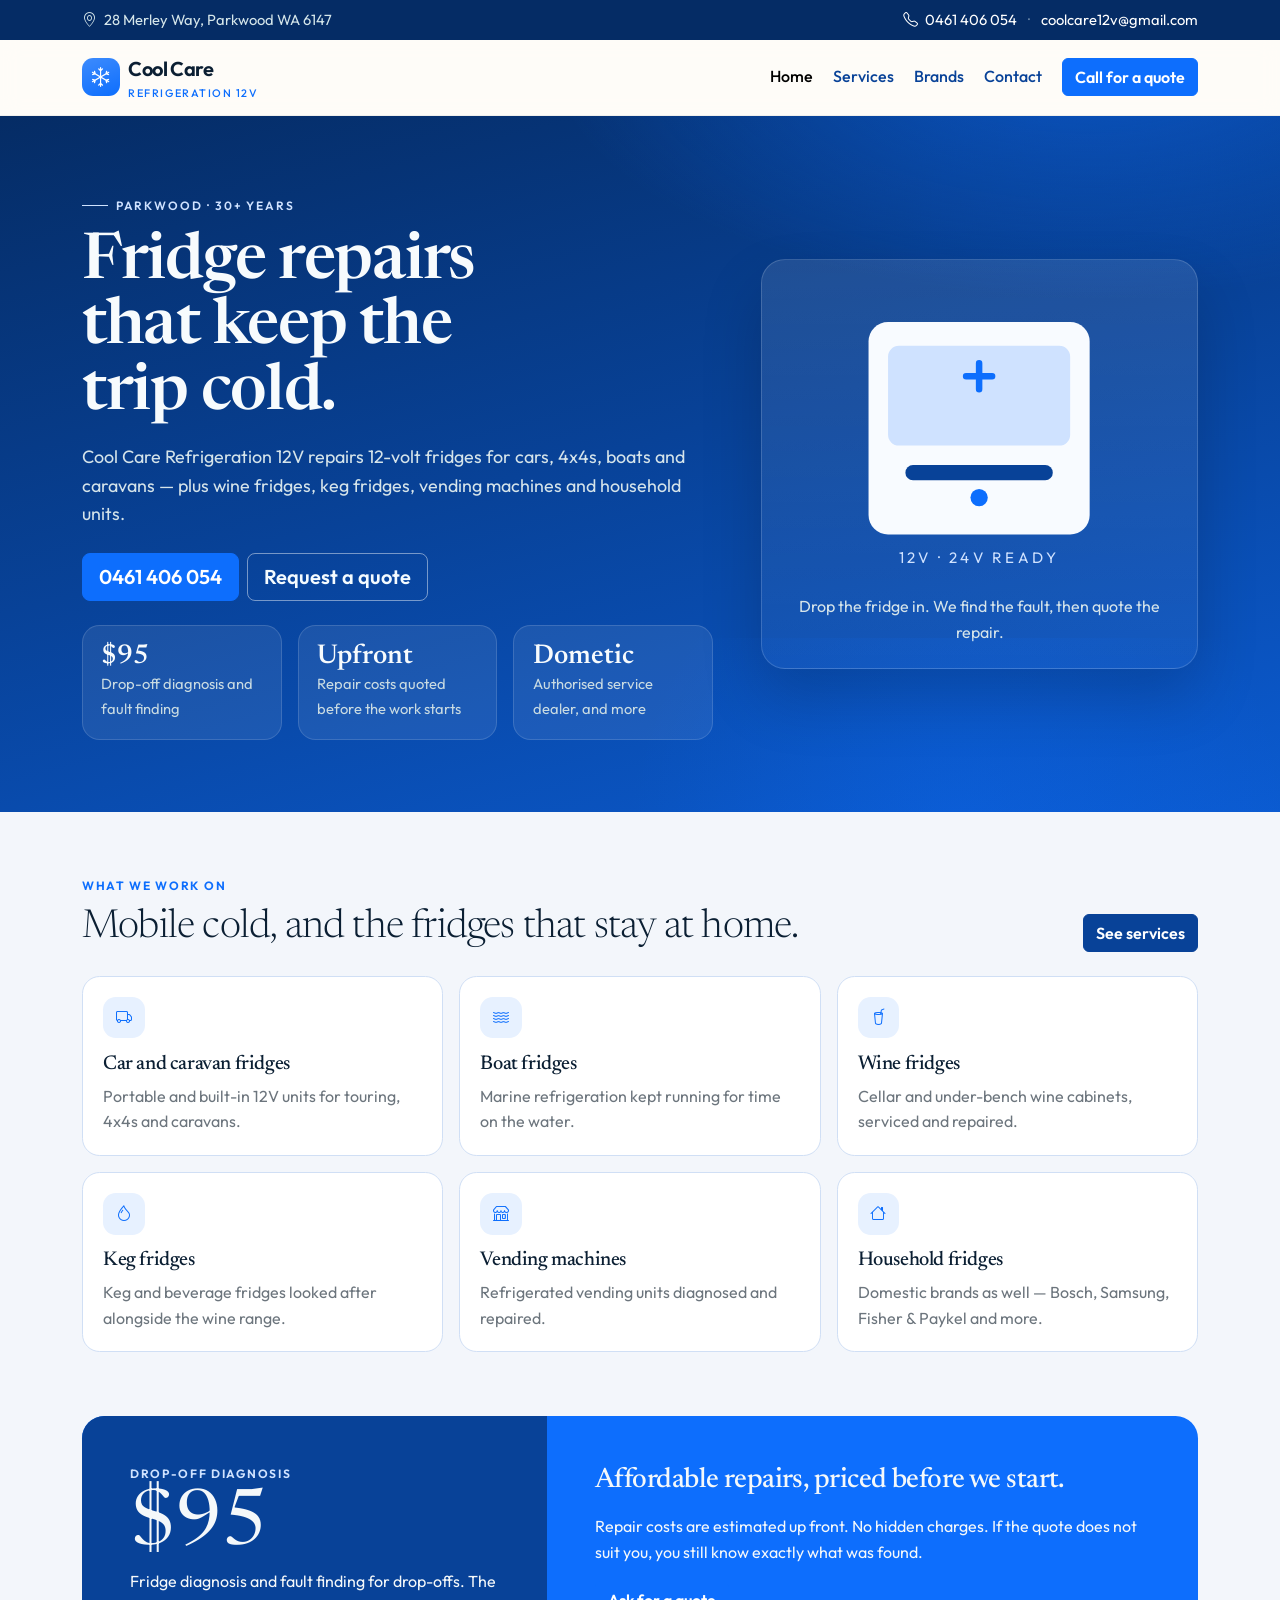
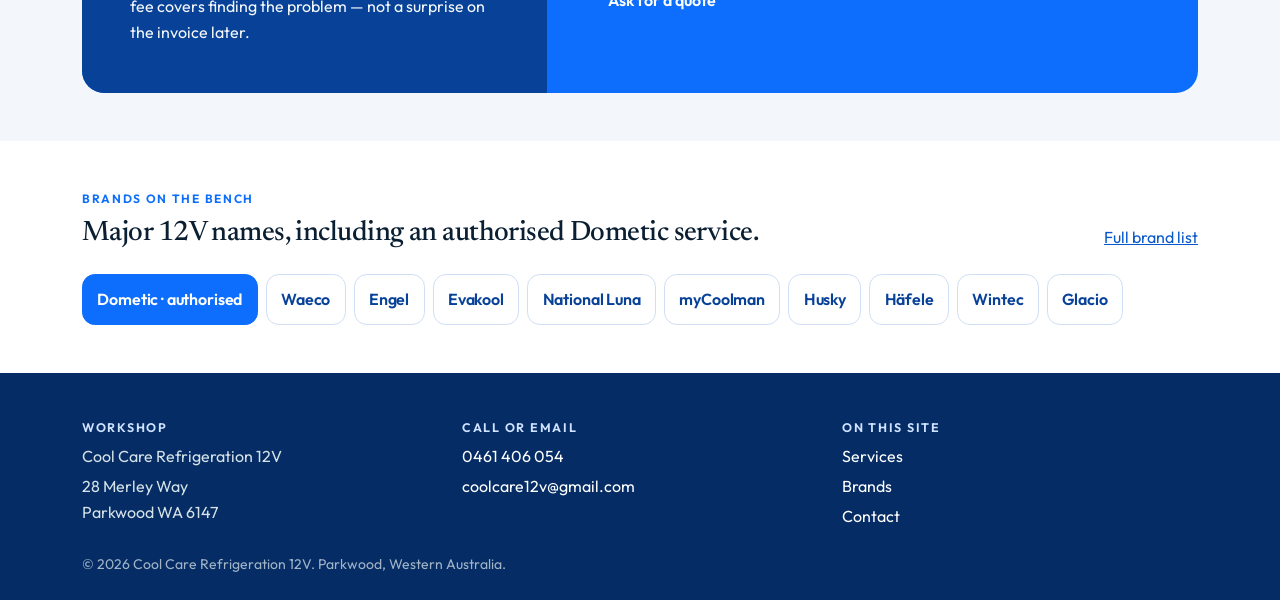
<file: index.html>
<!DOCTYPE html>
<html lang="en-AU">
<head>
  <meta charset="utf-8">
  <meta name="viewport" content="width=device-width, initial-scale=1">
  <title>Cool Care Refrigeration 12V | Car, caravan and boat fridge repairs</title>
  <meta name="description" content="Cool Care Refrigeration 12V repairs 12-volt fridges for cars, 4x4s, boats and caravans in Parkwood, WA. Drop-off diagnosis from $95. Call 0461 406 054.">
  <link rel="icon" href="favicon.svg" type="image/svg+xml">
  <link rel="preconnect" href="https://fonts.googleapis.com">
  <link rel="preconnect" href="https://fonts.gstatic.com" crossorigin>
  <link href="https://fonts.googleapis.com/css2?family=Newsreader:opsz,wght@6..72,500;6..72,600&family=Outfit:wght@400;500;600;700&display=swap" rel="stylesheet">
  <link href="https://cdn.jsdelivr.net/npm/bootstrap@5.3.3/dist/css/bootstrap.min.css" rel="stylesheet">
  <link href="https://cdn.jsdelivr.net/npm/bootstrap-icons@1.11.3/font/bootstrap-icons.min.css" rel="stylesheet">
  <link href="css/site.css" rel="stylesheet">
</head>
<body>
  <a class="skip-link" href="#main">Skip to content</a>

  <div class="topbar py-2">
    <div class="container d-flex flex-wrap justify-content-between gap-2">
      <span><i class="bi bi-geo-alt me-1"></i> 28 Merley Way, Parkwood WA 6147</span>
      <span>
        <a href="tel:+61461406054"><i class="bi bi-telephone me-1"></i> 0461 406 054</a>
        <span class="mx-2 opacity-50">·</span>
        <a href="mailto:coolcare12v@gmail.com">coolcare12v@gmail.com</a>
      </span>
    </div>
  </div>

  <nav class="navbar navbar-expand-lg sticky-top">
    <div class="container">
      <a class="navbar-brand d-flex align-items-center gap-2" href="index.html">
        <span class="brand-mark" aria-hidden="true"><i class="bi bi-snow"></i></span>
        <span>Cool Care<small>Refrigeration 12V</small></span>
      </a>
      <button class="navbar-toggler" type="button" data-bs-toggle="collapse" data-bs-target="#siteNav" aria-controls="siteNav" aria-expanded="false" aria-label="Open menu">
        <span class="navbar-toggler-icon"></span>
      </button>
      <div class="collapse navbar-collapse" id="siteNav">
        <ul class="navbar-nav ms-auto align-items-lg-center gap-lg-1">
          <li class="nav-item"><a class="nav-link active" aria-current="page" href="index.html">Home</a></li>
          <li class="nav-item"><a class="nav-link" href="services.html">Services</a></li>
          <li class="nav-item"><a class="nav-link" href="brands.html">Brands</a></li>
          <li class="nav-item"><a class="nav-link" href="contact.html">Contact</a></li>
          <li class="nav-item ms-lg-2 mt-2 mt-lg-0">
            <a class="btn btn-amber" href="tel:+61461406054">Call for a quote</a>
          </li>
        </ul>
      </div>
    </div>
  </nav>

  <header class="hero">
    <div class="container position-relative py-5">
      <div class="row align-items-center g-5 py-lg-4">
        <div class="col-lg-7">
          <p class="eyebrow mb-3">Parkwood · 30+ years</p>
          <h1 class="mb-3">Fridge repairs that keep the trip cold.</h1>
          <p class="hero-lead mb-4">Cool Care Refrigeration 12V repairs 12-volt fridges for cars, 4x4s, boats and caravans — plus wine fridges, keg fridges, vending machines and household units.</p>
          <div class="d-flex flex-wrap gap-2 mb-4">
            <a class="btn btn-amber btn-lg" href="tel:+61461406054">0461 406 054</a>
            <a class="btn btn-outline-ice btn-lg" href="contact.html">Request a quote</a>
          </div>
          <div class="row g-3">
            <div class="col-sm-4">
              <div class="stat-card">
                <strong>$95</strong>
                <span>Drop-off diagnosis and fault finding</span>
              </div>
            </div>
            <div class="col-sm-4">
              <div class="stat-card">
                <strong>Upfront</strong>
                <span>Repair costs quoted before the work starts</span>
              </div>
            </div>
            <div class="col-sm-4">
              <div class="stat-card">
                <strong>Dometic</strong>
                <span>Authorised service dealer, and more</span>
              </div>
            </div>
          </div>
        </div>
        <div class="col-lg-5">
          <div class="fridge-card">
            <svg viewBox="0 0 360 280" role="img" aria-label="Illustration of a portable 12-volt fridge">
              <rect x="78" y="36" width="204" height="196" rx="18" fill="#f8fbff"/>
              <rect x="96" y="58" width="168" height="92" rx="10" fill="#cfe2ff"/>
              <rect x="112" y="168" width="136" height="14" rx="7" fill="#084298"/>
              <circle cx="180" cy="198" r="8" fill="#0d6efd"/>
              <path d="M168 86h24M180 74v24" stroke="#0d6efd" stroke-width="6" stroke-linecap="round"/>
              <text x="180" y="258" text-anchor="middle" fill="#cfe2ff" font-family="Outfit, sans-serif" font-size="14" letter-spacing="3">12V · 24V READY</text>
            </svg>
            <p class="mb-0 mt-2 text-center" style="color:#d5e4ea;">Drop the fridge in. We find the fault, then quote the repair.</p>
          </div>
        </div>
      </div>
    </div>
  </header>

  <main id="main">
    <section class="py-5">
      <div class="container py-lg-3">
        <div class="row mb-4 align-items-end">
          <div class="col-lg-8">
            <p class="section-kicker mb-2">What we work on</p>
            <h2 class="display-6 mb-0">Mobile cold, and the fridges that stay at home.</h2>
          </div>
          <div class="col-lg-4 text-lg-end mt-3 mt-lg-0">
            <a class="btn btn-navy" href="services.html">See services</a>
          </div>
        </div>
        <div class="row g-3">
          <div class="col-md-6 col-lg-4">
            <article class="speciality">
              <div class="icon"><i class="bi bi-truck"></i></div>
              <h3 class="h5">Car and caravan fridges</h3>
              <p class="mb-0 text-secondary">Portable and built-in 12V units for touring, 4x4s and caravans.</p>
            </article>
          </div>
          <div class="col-md-6 col-lg-4">
            <article class="speciality">
              <div class="icon"><i class="bi bi-water"></i></div>
              <h3 class="h5">Boat fridges</h3>
              <p class="mb-0 text-secondary">Marine refrigeration kept running for time on the water.</p>
            </article>
          </div>
          <div class="col-md-6 col-lg-4">
            <article class="speciality">
              <div class="icon"><i class="bi bi-cup-straw"></i></div>
              <h3 class="h5">Wine fridges</h3>
              <p class="mb-0 text-secondary">Cellar and under-bench wine cabinets, serviced and repaired.</p>
            </article>
          </div>
          <div class="col-md-6 col-lg-4">
            <article class="speciality">
              <div class="icon"><i class="bi bi-droplet"></i></div>
              <h3 class="h5">Keg fridges</h3>
              <p class="mb-0 text-secondary">Keg and beverage fridges looked after alongside the wine range.</p>
            </article>
          </div>
          <div class="col-md-6 col-lg-4">
            <article class="speciality">
              <div class="icon"><i class="bi bi-shop"></i></div>
              <h3 class="h5">Vending machines</h3>
              <p class="mb-0 text-secondary">Refrigerated vending units diagnosed and repaired.</p>
            </article>
          </div>
          <div class="col-md-6 col-lg-4">
            <article class="speciality">
              <div class="icon"><i class="bi bi-house"></i></div>
              <h3 class="h5">Household fridges</h3>
              <p class="mb-0 text-secondary">Domestic brands as well — Bosch, Samsung, Fisher &amp; Paykel and more.</p>
            </article>
          </div>
        </div>
      </div>
    </section>

    <section class="pb-5">
      <div class="container">
        <div class="price-banner">
          <div class="row g-0">
            <div class="col-lg-5 p-4 p-lg-5" style="background:#084298;">
              <p class="section-kicker mb-2" style="color:#cfe2ff;">Drop-off diagnosis</p>
              <p class="amount mb-2">$95</p>
              <p class="mb-0">Fridge diagnosis and fault finding for drop-offs. The fee covers finding the problem — not a surprise on the invoice later.</p>
            </div>
            <div class="col-lg-7 p-4 p-lg-5">
              <h2 class="h3 mb-3">Affordable repairs, priced before we start.</h2>
              <p>Repair costs are estimated up front. No hidden charges. If the quote does not suit you, you still know exactly what was found.</p>
              <a class="btn btn-amber" href="contact.html">Ask for a quote</a>
            </div>
          </div>
        </div>
      </div>
    </section>

    <section class="py-5" style="background:#fff;">
      <div class="container">
        <div class="d-flex flex-wrap justify-content-between align-items-end gap-3 mb-4">
          <div>
            <p class="section-kicker mb-2">Brands on the bench</p>
            <h2 class="h3 mb-0">Major 12V names, including an authorised Dometic service.</h2>
          </div>
          <a href="brands.html">Full brand list</a>
        </div>
        <div class="d-flex flex-wrap gap-2">
          <span class="brand-chip authorised">Dometic · authorised</span>
          <span class="brand-chip">Waeco</span>
          <span class="brand-chip">Engel</span>
          <span class="brand-chip">Evakool</span>
          <span class="brand-chip">National Luna</span>
          <span class="brand-chip">myCoolman</span>
          <span class="brand-chip">Husky</span>
          <span class="brand-chip">Häfele</span>
          <span class="brand-chip">Wintec</span>
          <span class="brand-chip">Glacio</span>
        </div>
      </div>
    </section>
  </main>

  <footer class="pt-5 pb-4 mt-0">
    <div class="container">
      <div class="row g-4">
        <div class="col-md-4">
          <h2>Workshop</h2>
          <p class="mb-1">Cool Care Refrigeration 12V</p>
          <p class="mb-0">28 Merley Way<br>Parkwood WA 6147</p>
        </div>
        <div class="col-md-4">
          <h2>Call or email</h2>
          <p class="mb-1"><a href="tel:+61461406054">0461 406 054</a></p>
          <p class="mb-0"><a href="mailto:coolcare12v@gmail.com">coolcare12v@gmail.com</a></p>
        </div>
        <div class="col-md-4">
          <h2>On this site</h2>
          <p class="mb-1"><a href="services.html">Services</a></p>
          <p class="mb-1"><a href="brands.html">Brands</a></p>
          <p class="mb-0"><a href="contact.html">Contact</a></p>
        </div>
      </div>
      <p class="mt-4 mb-0 small opacity-75">© <span id="year"></span> Cool Care Refrigeration 12V. Parkwood, Western Australia.</p>
    </div>
  </footer>

  <script src="https://cdn.jsdelivr.net/npm/bootstrap@5.3.3/dist/js/bootstrap.bundle.min.js"></script>
  <script src="js/site.js"></script>
</body>
</html>
</file>
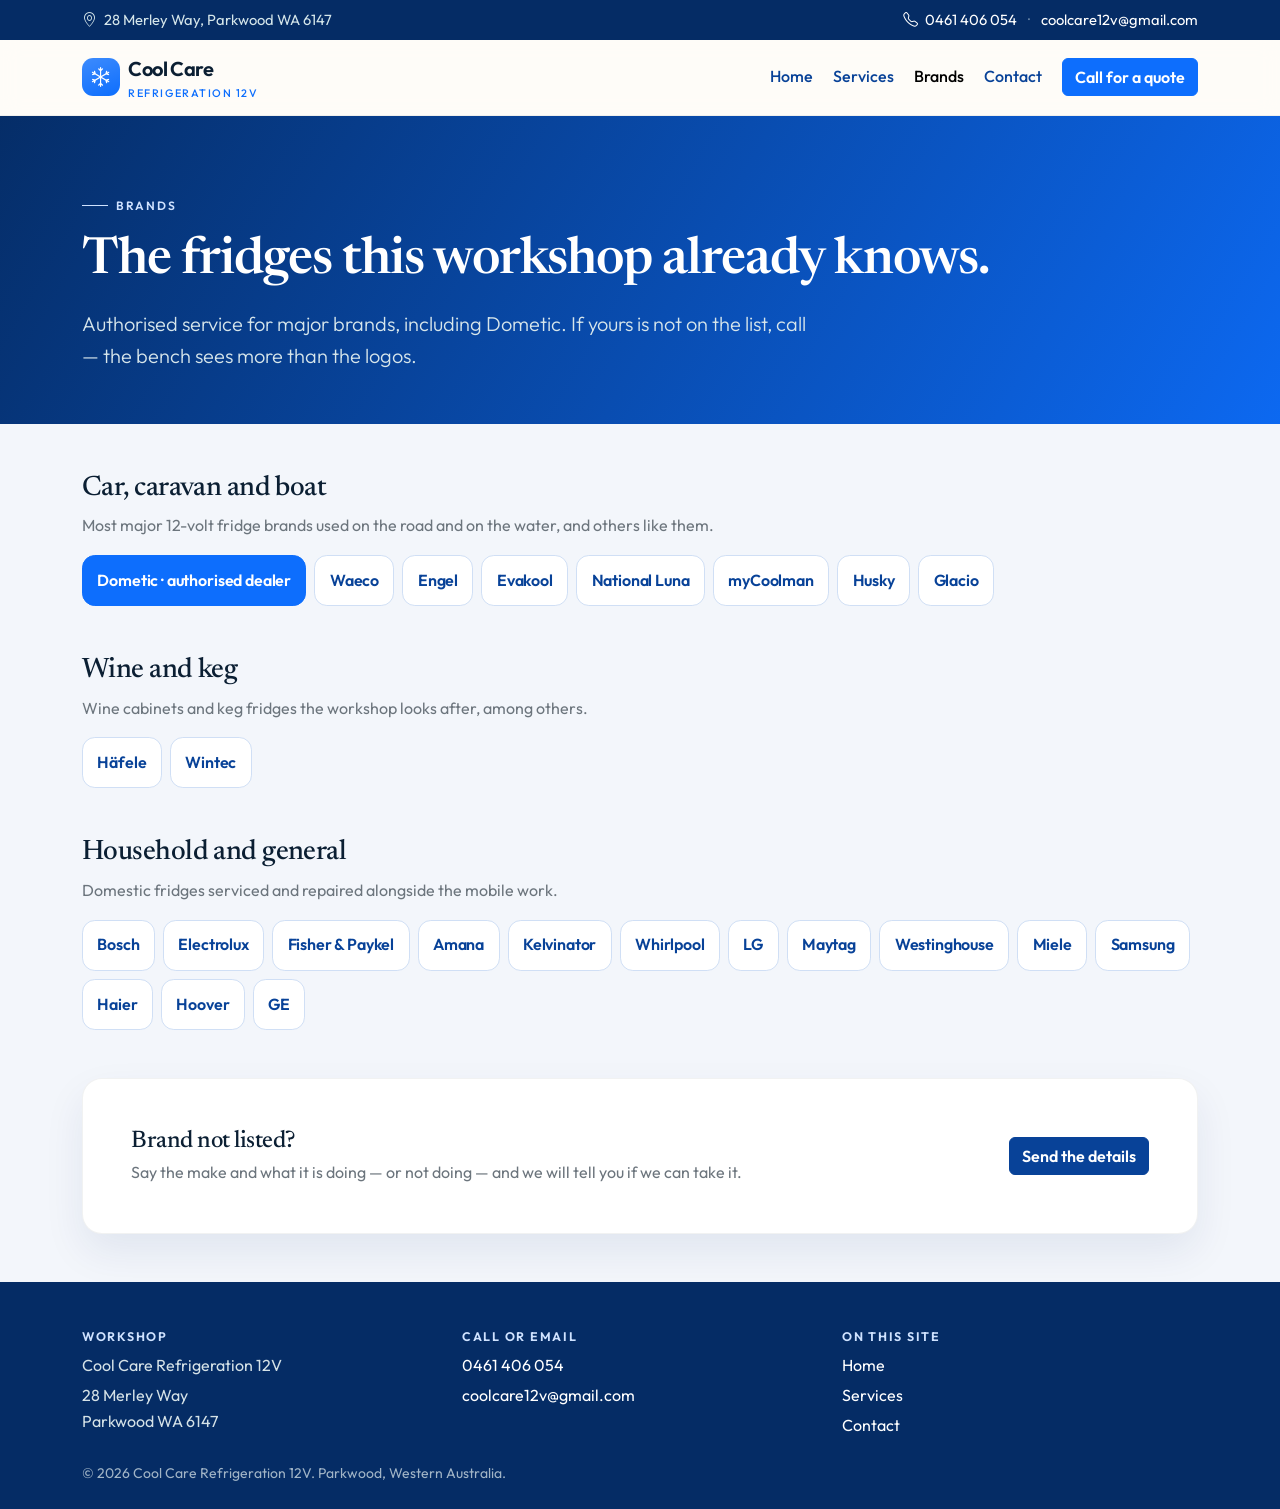
<file: brands.html>
<!DOCTYPE html>
<html lang="en-AU">
<head>
  <meta charset="utf-8">
  <meta name="viewport" content="width=device-width, initial-scale=1">
  <title>Brands we service | Cool Care Refrigeration 12V</title>
  <meta name="description" content="Cool Care Refrigeration 12V services Dometic, Waeco, Engel, Evakool, National Luna, myCoolman, Husky, wine and keg brands, and household fridges.">
  <link rel="icon" href="favicon.svg" type="image/svg+xml">
  <link rel="preconnect" href="https://fonts.googleapis.com">
  <link rel="preconnect" href="https://fonts.gstatic.com" crossorigin>
  <link href="https://fonts.googleapis.com/css2?family=Newsreader:opsz,wght@6..72,500;6..72,600&family=Outfit:wght@400;500;600;700&display=swap" rel="stylesheet">
  <link href="https://cdn.jsdelivr.net/npm/bootstrap@5.3.3/dist/css/bootstrap.min.css" rel="stylesheet">
  <link href="https://cdn.jsdelivr.net/npm/bootstrap-icons@1.11.3/font/bootstrap-icons.min.css" rel="stylesheet">
  <link href="css/site.css" rel="stylesheet">
</head>
<body>
  <a class="skip-link" href="#main">Skip to content</a>

  <div class="topbar py-2">
    <div class="container d-flex flex-wrap justify-content-between gap-2">
      <span><i class="bi bi-geo-alt me-1"></i> 28 Merley Way, Parkwood WA 6147</span>
      <span>
        <a href="tel:+61461406054"><i class="bi bi-telephone me-1"></i> 0461 406 054</a>
        <span class="mx-2 opacity-50">·</span>
        <a href="mailto:coolcare12v@gmail.com">coolcare12v@gmail.com</a>
      </span>
    </div>
  </div>

  <nav class="navbar navbar-expand-lg sticky-top">
    <div class="container">
      <a class="navbar-brand d-flex align-items-center gap-2" href="index.html">
        <span class="brand-mark" aria-hidden="true"><i class="bi bi-snow"></i></span>
        <span>Cool Care<small>Refrigeration 12V</small></span>
      </a>
      <button class="navbar-toggler" type="button" data-bs-toggle="collapse" data-bs-target="#siteNav" aria-controls="siteNav" aria-expanded="false" aria-label="Open menu">
        <span class="navbar-toggler-icon"></span>
      </button>
      <div class="collapse navbar-collapse" id="siteNav">
        <ul class="navbar-nav ms-auto align-items-lg-center gap-lg-1">
          <li class="nav-item"><a class="nav-link" href="index.html">Home</a></li>
          <li class="nav-item"><a class="nav-link" href="services.html">Services</a></li>
          <li class="nav-item"><a class="nav-link active" aria-current="page" href="brands.html">Brands</a></li>
          <li class="nav-item"><a class="nav-link" href="contact.html">Contact</a></li>
          <li class="nav-item ms-lg-2 mt-2 mt-lg-0">
            <a class="btn btn-amber" href="tel:+61461406054">Call for a quote</a>
          </li>
        </ul>
      </div>
    </div>
  </nav>

  <header class="page-hero">
    <div class="container">
      <p class="eyebrow mb-3">Brands</p>
      <h1 class="mb-3">The fridges this workshop already knows.</h1>
      <p class="lead mb-0 col-lg-8" style="color:#d7e6eb;">Authorised service for major brands, including Dometic. If yours is not on the list, call — the bench sees more than the logos.</p>
    </div>
  </header>

  <main id="main" class="py-5">
    <div class="container">
      <section class="mb-5">
        <h2 class="h3">Car, caravan and boat</h2>
        <p class="text-secondary col-lg-8">Most major 12-volt fridge brands used on the road and on the water, and others like them.</p>
        <div class="d-flex flex-wrap gap-2">
          <span class="brand-chip authorised">Dometic · authorised dealer</span>
          <span class="brand-chip">Waeco</span>
          <span class="brand-chip">Engel</span>
          <span class="brand-chip">Evakool</span>
          <span class="brand-chip">National Luna</span>
          <span class="brand-chip">myCoolman</span>
          <span class="brand-chip">Husky</span>
          <span class="brand-chip">Glacio</span>
        </div>
      </section>

      <section class="mb-5">
        <h2 class="h3">Wine and keg</h2>
        <p class="text-secondary col-lg-8">Wine cabinets and keg fridges the workshop looks after, among others.</p>
        <div class="d-flex flex-wrap gap-2">
          <span class="brand-chip">Häfele</span>
          <span class="brand-chip">Wintec</span>
        </div>
      </section>

      <section class="mb-5">
        <h2 class="h3">Household and general</h2>
        <p class="text-secondary col-lg-8">Domestic fridges serviced and repaired alongside the mobile work.</p>
        <div class="d-flex flex-wrap gap-2">
          <span class="brand-chip">Bosch</span>
          <span class="brand-chip">Electrolux</span>
          <span class="brand-chip">Fisher &amp; Paykel</span>
          <span class="brand-chip">Amana</span>
          <span class="brand-chip">Kelvinator</span>
          <span class="brand-chip">Whirlpool</span>
          <span class="brand-chip">LG</span>
          <span class="brand-chip">Maytag</span>
          <span class="brand-chip">Westinghouse</span>
          <span class="brand-chip">Miele</span>
          <span class="brand-chip">Samsung</span>
          <span class="brand-chip">Haier</span>
          <span class="brand-chip">Hoover</span>
          <span class="brand-chip">GE</span>
        </div>
      </section>

      <div class="panel p-4 p-lg-5 d-flex flex-wrap justify-content-between align-items-center gap-3">
        <div>
          <h2 class="h4 mb-1">Brand not listed?</h2>
          <p class="mb-0 text-secondary">Say the make and what it is doing — or not doing — and we will tell you if we can take it.</p>
        </div>
        <a class="btn btn-navy" href="contact.html">Send the details</a>
      </div>
    </div>
  </main>

  <footer class="pt-5 pb-4">
    <div class="container">
      <div class="row g-4">
        <div class="col-md-4">
          <h2>Workshop</h2>
          <p class="mb-1">Cool Care Refrigeration 12V</p>
          <p class="mb-0">28 Merley Way<br>Parkwood WA 6147</p>
        </div>
        <div class="col-md-4">
          <h2>Call or email</h2>
          <p class="mb-1"><a href="tel:+61461406054">0461 406 054</a></p>
          <p class="mb-0"><a href="mailto:coolcare12v@gmail.com">coolcare12v@gmail.com</a></p>
        </div>
        <div class="col-md-4">
          <h2>On this site</h2>
          <p class="mb-1"><a href="index.html">Home</a></p>
          <p class="mb-1"><a href="services.html">Services</a></p>
          <p class="mb-0"><a href="contact.html">Contact</a></p>
        </div>
      </div>
      <p class="mt-4 mb-0 small opacity-75">© <span id="year"></span> Cool Care Refrigeration 12V. Parkwood, Western Australia.</p>
    </div>
  </footer>

  <script src="https://cdn.jsdelivr.net/npm/bootstrap@5.3.3/dist/js/bootstrap.bundle.min.js"></script>
  <script src="js/site.js"></script>
</body>
</html>
</file>
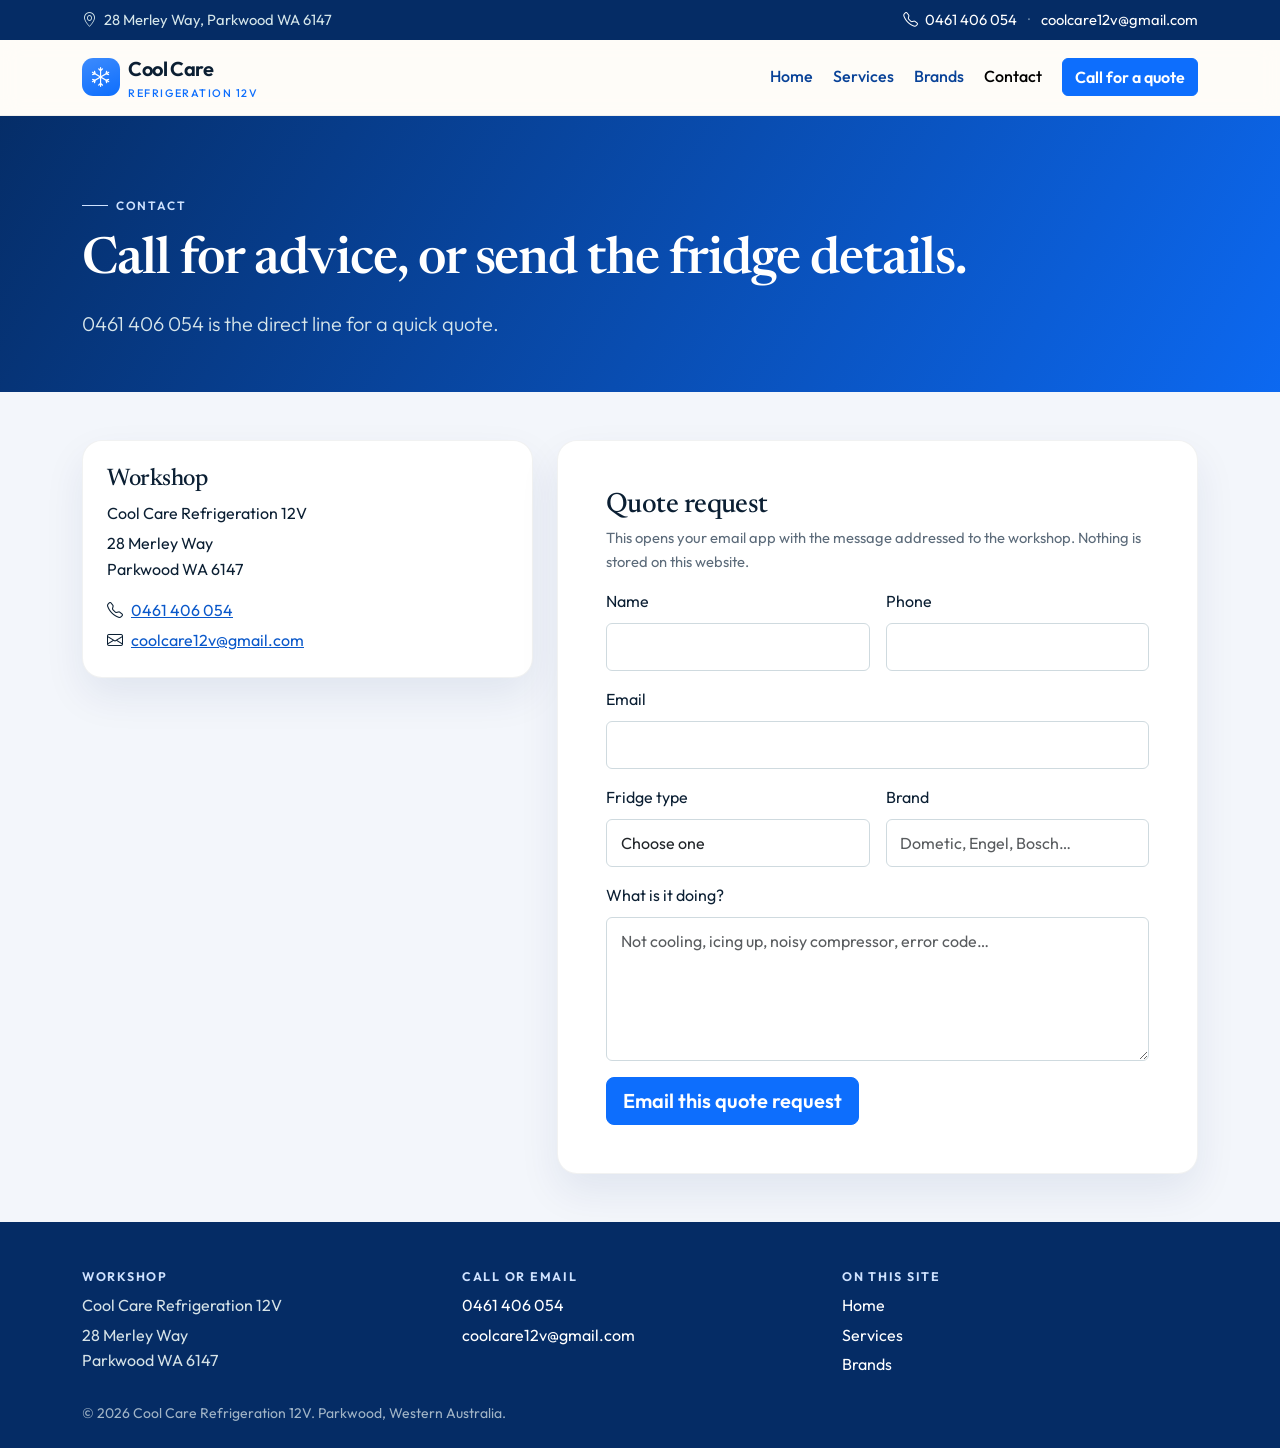
<file: contact.html>
<!DOCTYPE html>
<html lang="en-AU">
<head>
  <meta charset="utf-8">
  <meta name="viewport" content="width=device-width, initial-scale=1">
  <title>Contact | Cool Care Refrigeration 12V</title>
  <meta name="description" content="Contact Cool Care Refrigeration 12V at 28 Merley Way, Parkwood WA 6147. Call 0461 406 054 or email coolcare12v@gmail.com for a quote.">
  <link rel="icon" href="favicon.svg" type="image/svg+xml">
  <link rel="preconnect" href="https://fonts.googleapis.com">
  <link rel="preconnect" href="https://fonts.gstatic.com" crossorigin>
  <link href="https://fonts.googleapis.com/css2?family=Newsreader:opsz,wght@6..72,500;6..72,600&family=Outfit:wght@400;500;600;700&display=swap" rel="stylesheet">
  <link href="https://cdn.jsdelivr.net/npm/bootstrap@5.3.3/dist/css/bootstrap.min.css" rel="stylesheet">
  <link href="https://cdn.jsdelivr.net/npm/bootstrap-icons@1.11.3/font/bootstrap-icons.min.css" rel="stylesheet">
  <link href="css/site.css" rel="stylesheet">
</head>
<body>
  <a class="skip-link" href="#main">Skip to content</a>

  <div class="topbar py-2">
    <div class="container d-flex flex-wrap justify-content-between gap-2">
      <span><i class="bi bi-geo-alt me-1"></i> 28 Merley Way, Parkwood WA 6147</span>
      <span>
        <a href="tel:+61461406054"><i class="bi bi-telephone me-1"></i> 0461 406 054</a>
        <span class="mx-2 opacity-50">·</span>
        <a href="mailto:coolcare12v@gmail.com">coolcare12v@gmail.com</a>
      </span>
    </div>
  </div>

  <nav class="navbar navbar-expand-lg sticky-top">
    <div class="container">
      <a class="navbar-brand d-flex align-items-center gap-2" href="index.html">
        <span class="brand-mark" aria-hidden="true"><i class="bi bi-snow"></i></span>
        <span>Cool Care<small>Refrigeration 12V</small></span>
      </a>
      <button class="navbar-toggler" type="button" data-bs-toggle="collapse" data-bs-target="#siteNav" aria-controls="siteNav" aria-expanded="false" aria-label="Open menu">
        <span class="navbar-toggler-icon"></span>
      </button>
      <div class="collapse navbar-collapse" id="siteNav">
        <ul class="navbar-nav ms-auto align-items-lg-center gap-lg-1">
          <li class="nav-item"><a class="nav-link" href="index.html">Home</a></li>
          <li class="nav-item"><a class="nav-link" href="services.html">Services</a></li>
          <li class="nav-item"><a class="nav-link" href="brands.html">Brands</a></li>
          <li class="nav-item"><a class="nav-link active" aria-current="page" href="contact.html">Contact</a></li>
          <li class="nav-item ms-lg-2 mt-2 mt-lg-0">
            <a class="btn btn-amber" href="tel:+61461406054">Call for a quote</a>
          </li>
        </ul>
      </div>
    </div>
  </nav>

  <header class="page-hero">
    <div class="container">
      <p class="eyebrow mb-3">Contact</p>
      <h1 class="mb-3">Call for advice, or send the fridge details.</h1>
      <p class="lead mb-0" style="color:#d7e6eb;">0461 406 054 is the direct line for a quick quote.</p>
    </div>
  </header>

  <main id="main" class="py-5">
    <div class="container">
      <div class="row g-4">
        <div class="col-lg-5">
          <div class="panel p-4 mb-4">
            <h2 class="h4">Workshop</h2>
            <p class="mb-1">Cool Care Refrigeration 12V</p>
            <p class="mb-3">28 Merley Way<br>Parkwood WA 6147</p>
            <p class="mb-1"><i class="bi bi-telephone me-2"></i><a href="tel:+61461406054">0461 406 054</a></p>
            <p class="mb-0"><i class="bi bi-envelope me-2"></i><a href="mailto:coolcare12v@gmail.com">coolcare12v@gmail.com</a></p>
          </div>
          <iframe class="map-frame" title="Map showing 28 Merley Way, Parkwood WA 6147" loading="lazy" referrerpolicy="no-referrer-when-downgrade" src="https://maps.google.com/maps?q=28%20Merley%20Way%20Parkwood%20WA%206147&amp;z=15&amp;output=embed"></iframe>
        </div>
        <div class="col-lg-7">
          <div class="panel p-4 p-lg-5">
            <h2 class="h3 mb-1">Quote request</h2>
            <p class="quote-note">This opens your email app with the message addressed to the workshop. Nothing is stored on this website.</p>
            <form id="quote-form" class="row g-3 needs-validation" novalidate>
              <div class="col-md-6">
                <label class="form-label" for="name">Name</label>
                <input class="form-control" id="name" name="name" required autocomplete="name">
              </div>
              <div class="col-md-6">
                <label class="form-label" for="phone">Phone</label>
                <input class="form-control" id="phone" name="phone" type="tel" required autocomplete="tel">
              </div>
              <div class="col-12">
                <label class="form-label" for="email">Email</label>
                <input class="form-control" id="email" name="email" type="email" required autocomplete="email">
              </div>
              <div class="col-md-6">
                <label class="form-label" for="kind">Fridge type</label>
                <select class="form-select" id="kind" name="kind" required>
                  <option value="" selected disabled>Choose one</option>
                  <option>Car or caravan fridge</option>
                  <option>Boat fridge</option>
                  <option>Wine fridge</option>
                  <option>Keg fridge</option>
                  <option>Vending machine</option>
                  <option>Household fridge</option>
                  <option>Other</option>
                </select>
              </div>
              <div class="col-md-6">
                <label class="form-label" for="brand">Brand</label>
                <input class="form-control" id="brand" name="brand" placeholder="Dometic, Engel, Bosch…">
              </div>
              <div class="col-12">
                <label class="form-label" for="message">What is it doing?</label>
                <textarea class="form-control" id="message" name="message" rows="5" required placeholder="Not cooling, icing up, noisy compressor, error code…"></textarea>
              </div>
              <div class="col-12">
                <button class="btn btn-amber btn-lg" type="submit">Email this quote request</button>
              </div>
            </form>
          </div>
        </div>
      </div>
    </div>
  </main>

  <footer class="pt-5 pb-4">
    <div class="container">
      <div class="row g-4">
        <div class="col-md-4">
          <h2>Workshop</h2>
          <p class="mb-1">Cool Care Refrigeration 12V</p>
          <p class="mb-0">28 Merley Way<br>Parkwood WA 6147</p>
        </div>
        <div class="col-md-4">
          <h2>Call or email</h2>
          <p class="mb-1"><a href="tel:+61461406054">0461 406 054</a></p>
          <p class="mb-0"><a href="mailto:coolcare12v@gmail.com">coolcare12v@gmail.com</a></p>
        </div>
        <div class="col-md-4">
          <h2>On this site</h2>
          <p class="mb-1"><a href="index.html">Home</a></p>
          <p class="mb-1"><a href="services.html">Services</a></p>
          <p class="mb-0"><a href="brands.html">Brands</a></p>
        </div>
      </div>
      <p class="mt-4 mb-0 small opacity-75">© <span id="year"></span> Cool Care Refrigeration 12V. Parkwood, Western Australia.</p>
    </div>
  </footer>

  <script src="https://cdn.jsdelivr.net/npm/bootstrap@5.3.3/dist/js/bootstrap.bundle.min.js"></script>
  <script src="js/site.js"></script>
</body>
</html>
</file>
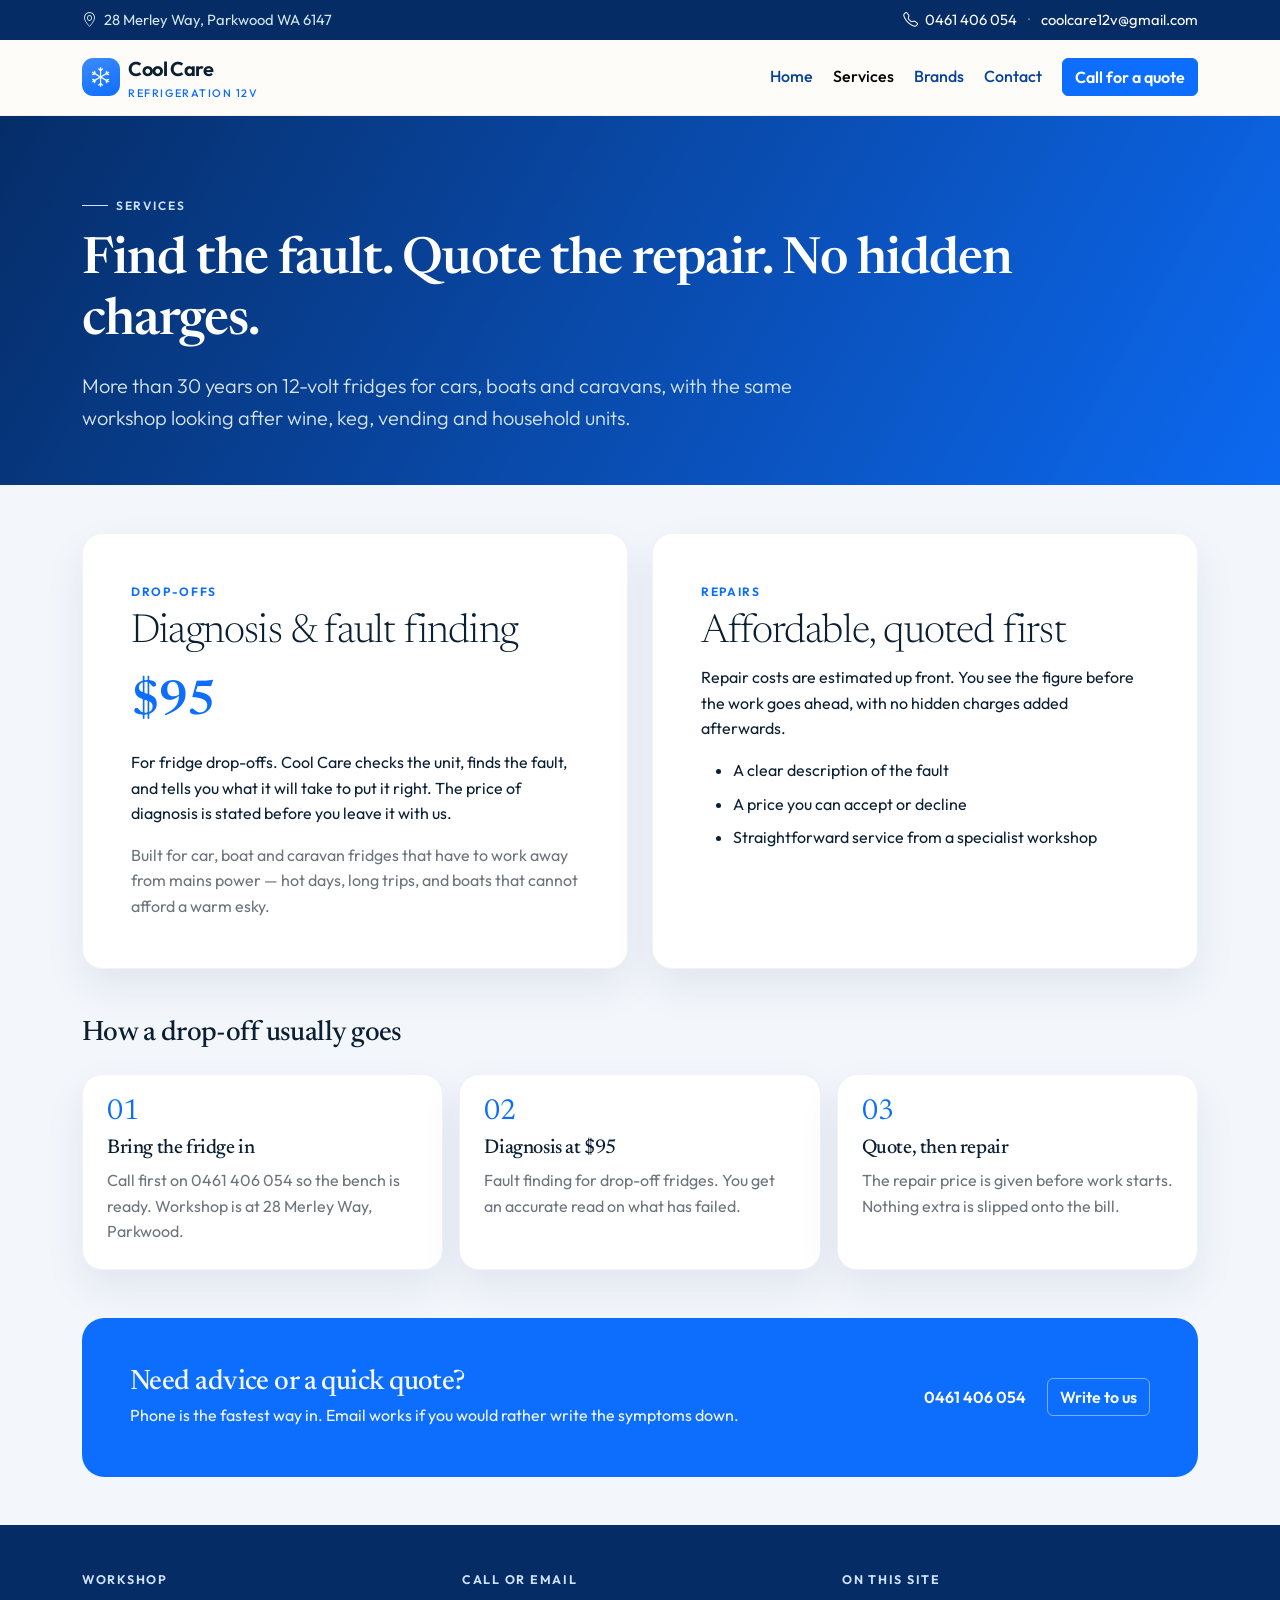
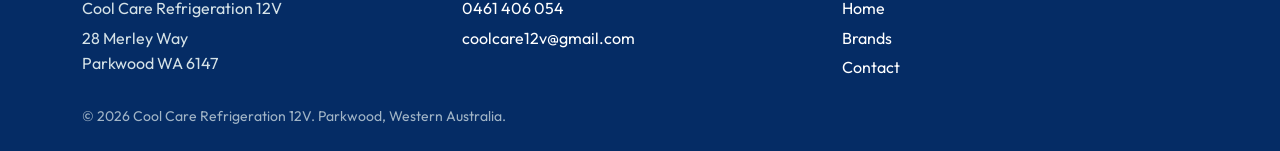
<file: services.html>
<!DOCTYPE html>
<html lang="en-AU">
<head>
  <meta charset="utf-8">
  <meta name="viewport" content="width=device-width, initial-scale=1">
  <title>Services | Cool Care Refrigeration 12V</title>
  <meta name="description" content="Drop-off fridge diagnosis from $95 and upfront repair quotes for car, boat, caravan, wine, keg, vending and household fridges in Parkwood, WA.">
  <link rel="icon" href="favicon.svg" type="image/svg+xml">
  <link rel="preconnect" href="https://fonts.googleapis.com">
  <link rel="preconnect" href="https://fonts.gstatic.com" crossorigin>
  <link href="https://fonts.googleapis.com/css2?family=Newsreader:opsz,wght@6..72,500;6..72,600&family=Outfit:wght@400;500;600;700&display=swap" rel="stylesheet">
  <link href="https://cdn.jsdelivr.net/npm/bootstrap@5.3.3/dist/css/bootstrap.min.css" rel="stylesheet">
  <link href="https://cdn.jsdelivr.net/npm/bootstrap-icons@1.11.3/font/bootstrap-icons.min.css" rel="stylesheet">
  <link href="css/site.css" rel="stylesheet">
</head>
<body>
  <a class="skip-link" href="#main">Skip to content</a>

  <div class="topbar py-2">
    <div class="container d-flex flex-wrap justify-content-between gap-2">
      <span><i class="bi bi-geo-alt me-1"></i> 28 Merley Way, Parkwood WA 6147</span>
      <span>
        <a href="tel:+61461406054"><i class="bi bi-telephone me-1"></i> 0461 406 054</a>
        <span class="mx-2 opacity-50">·</span>
        <a href="mailto:coolcare12v@gmail.com">coolcare12v@gmail.com</a>
      </span>
    </div>
  </div>

  <nav class="navbar navbar-expand-lg sticky-top">
    <div class="container">
      <a class="navbar-brand d-flex align-items-center gap-2" href="index.html">
        <span class="brand-mark" aria-hidden="true"><i class="bi bi-snow"></i></span>
        <span>Cool Care<small>Refrigeration 12V</small></span>
      </a>
      <button class="navbar-toggler" type="button" data-bs-toggle="collapse" data-bs-target="#siteNav" aria-controls="siteNav" aria-expanded="false" aria-label="Open menu">
        <span class="navbar-toggler-icon"></span>
      </button>
      <div class="collapse navbar-collapse" id="siteNav">
        <ul class="navbar-nav ms-auto align-items-lg-center gap-lg-1">
          <li class="nav-item"><a class="nav-link" href="index.html">Home</a></li>
          <li class="nav-item"><a class="nav-link active" aria-current="page" href="services.html">Services</a></li>
          <li class="nav-item"><a class="nav-link" href="brands.html">Brands</a></li>
          <li class="nav-item"><a class="nav-link" href="contact.html">Contact</a></li>
          <li class="nav-item ms-lg-2 mt-2 mt-lg-0">
            <a class="btn btn-amber" href="tel:+61461406054">Call for a quote</a>
          </li>
        </ul>
      </div>
    </div>
  </nav>

  <header class="page-hero">
    <div class="container">
      <p class="eyebrow mb-3">Services</p>
      <h1 class="mb-3">Find the fault. Quote the repair. No hidden charges.</h1>
      <p class="lead mb-0 col-lg-8" style="color:#d7e6eb;">More than 30 years on 12-volt fridges for cars, boats and caravans, with the same workshop looking after wine, keg, vending and household units.</p>
    </div>
  </header>

  <main id="main" class="py-5">
    <div class="container">
      <div class="row g-4 mb-5">
        <div class="col-lg-6">
          <article class="panel h-100 p-4 p-lg-5">
            <p class="section-kicker mb-2">Drop-offs</p>
            <h2 class="display-6">Diagnosis &amp; fault finding</h2>
            <p class="display-serif mb-2" style="font-size:3rem; color:#0d6efd;">$95</p>
            <p>For fridge drop-offs. Cool Care checks the unit, finds the fault, and tells you what it will take to put it right. The price of diagnosis is stated before you leave it with us.</p>
            <p class="mb-0 text-secondary">Built for car, boat and caravan fridges that have to work away from mains power — hot days, long trips, and boats that cannot afford a warm esky.</p>
          </article>
        </div>
        <div class="col-lg-6">
          <article class="panel h-100 p-4 p-lg-5">
            <p class="section-kicker mb-2">Repairs</p>
            <h2 class="display-6">Affordable, quoted first</h2>
            <p>Repair costs are estimated up front. You see the figure before the work goes ahead, with no hidden charges added afterwards.</p>
            <ul class="mb-0">
              <li class="mb-2">A clear description of the fault</li>
              <li class="mb-2">A price you can accept or decline</li>
              <li>Straightforward service from a specialist workshop</li>
            </ul>
          </article>
        </div>
      </div>

      <h2 class="h3 mb-4">How a drop-off usually goes</h2>
      <div class="row g-3 mb-5">
        <div class="col-md-4">
          <div class="panel h-100 p-4">
            <div class="step-no mb-2">01</div>
            <h3 class="h5">Bring the fridge in</h3>
            <p class="mb-0 text-secondary">Call first on 0461 406 054 so the bench is ready. Workshop is at 28 Merley Way, Parkwood.</p>
          </div>
        </div>
        <div class="col-md-4">
          <div class="panel h-100 p-4">
            <div class="step-no mb-2">02</div>
            <h3 class="h5">Diagnosis at $95</h3>
            <p class="mb-0 text-secondary">Fault finding for drop-off fridges. You get an accurate read on what has failed.</p>
          </div>
        </div>
        <div class="col-md-4">
          <div class="panel h-100 p-4">
            <div class="step-no mb-2">03</div>
            <h3 class="h5">Quote, then repair</h3>
            <p class="mb-0 text-secondary">The repair price is given before work starts. Nothing extra is slipped onto the bill.</p>
          </div>
        </div>
      </div>

      <div class="price-banner p-4 p-lg-5 d-flex flex-wrap justify-content-between align-items-center gap-3">
        <div>
          <h2 class="h3 mb-1">Need advice or a quick quote?</h2>
          <p class="mb-0">Phone is the fastest way in. Email works if you would rather write the symptoms down.</p>
        </div>
        <div class="d-flex flex-wrap gap-2">
          <a class="btn btn-amber" href="tel:+61461406054">0461 406 054</a>
          <a class="btn btn-outline-ice" href="contact.html">Write to us</a>
        </div>
      </div>
    </div>
  </main>

  <footer class="pt-5 pb-4">
    <div class="container">
      <div class="row g-4">
        <div class="col-md-4">
          <h2>Workshop</h2>
          <p class="mb-1">Cool Care Refrigeration 12V</p>
          <p class="mb-0">28 Merley Way<br>Parkwood WA 6147</p>
        </div>
        <div class="col-md-4">
          <h2>Call or email</h2>
          <p class="mb-1"><a href="tel:+61461406054">0461 406 054</a></p>
          <p class="mb-0"><a href="mailto:coolcare12v@gmail.com">coolcare12v@gmail.com</a></p>
        </div>
        <div class="col-md-4">
          <h2>On this site</h2>
          <p class="mb-1"><a href="index.html">Home</a></p>
          <p class="mb-1"><a href="brands.html">Brands</a></p>
          <p class="mb-0"><a href="contact.html">Contact</a></p>
        </div>
      </div>
      <p class="mt-4 mb-0 small opacity-75">© <span id="year"></span> Cool Care Refrigeration 12V. Parkwood, Western Australia.</p>
    </div>
  </footer>

  <script src="https://cdn.jsdelivr.net/npm/bootstrap@5.3.3/dist/js/bootstrap.bundle.min.js"></script>
  <script src="js/site.js"></script>
</body>
</html>
</file>
<file: css/site.css>
:root {
  --ink: #0b1f33;
  --navy: #084298;
  --deep: #052c65;
  --blue: #0d6efd;
  --blue-dark: #0b5ed7;
  --blue-deeper: #0a58ca;
  --ice: #e7f1ff;
  --paper: #f3f6fb;
  --foam: #ffffff;
  --sand: #cfe2ff;
  --line: #d0dff5;
  --muted: #5c6b7a;
  --shadow: 0 18px 40px rgba(5, 44, 101, 0.08);
  --serif: "Newsreader", "Iowan Old Style", Georgia, serif;
  --sans: "Outfit", "Segoe UI", sans-serif;
}

html {
  scroll-behavior: smooth;
}

body {
  font-family: var(--sans);
  color: var(--ink);
  background: var(--paper);
  line-height: 1.6;
}

h1, h2, h3, .display-serif {
  font-family: var(--serif);
  font-weight: 560;
  letter-spacing: -0.02em;
}

a {
  color: var(--blue-deeper);
}

a:hover {
  color: var(--blue);
}

.skip-link {
  position: absolute;
  left: 1rem;
  top: -3rem;
  z-index: 1080;
  background: var(--blue);
  color: #fff;
  padding: 0.5rem 0.8rem;
  border-radius: 0.4rem;
}

.skip-link:focus {
  top: 0.6rem;
  color: #fff;
}

.topbar {
  background: var(--deep);
  color: #d5e6ea;
  font-size: 0.92rem;
}

.topbar a {
  color: #fff;
  text-decoration: none;
}

.topbar a:hover {
  color: var(--sand);
}

.brand-mark {
  width: 2.4rem;
  height: 2.4rem;
  border-radius: 0.7rem;
  background: linear-gradient(160deg, #3d8bfd, #0d6efd);
  display: grid;
  place-items: center;
  color: white;
  flex: 0 0 auto;
}

.navbar {
  background: rgba(255, 252, 248, 0.92);
  backdrop-filter: blur(10px);
  border-bottom: 1px solid rgba(20, 32, 43, 0.06);
}

.navbar-brand {
  font-weight: 650;
  color: var(--ink);
  letter-spacing: -0.03em;
}

.navbar-brand small {
  display: block;
  font-weight: 500;
  letter-spacing: 0.14em;
  text-transform: uppercase;
  font-size: 0.68rem;
  color: var(--blue);
}

.nav-link {
  color: var(--navy);
  font-weight: 500;
}

.nav-link.active,
.nav-link:hover {
  color: var(--blue);
}

.btn-amber {
  --bs-btn-bg: #0d6efd;
  --bs-btn-border-color: #0d6efd;
  --bs-btn-color: #fff;
  --bs-btn-hover-bg: #0b5ed7;
  --bs-btn-hover-border-color: #0a58ca;
  --bs-btn-hover-color: #fff;
  --bs-btn-active-bg: #0a58ca;
  --bs-btn-active-border-color: #0a53be;
  --bs-btn-active-color: #fff;
  font-weight: 600;
}

.btn-navy {
  --bs-btn-bg: var(--navy);
  --bs-btn-border-color: var(--navy);
  --bs-btn-color: #fff;
  --bs-btn-hover-bg: var(--deep);
  --bs-btn-hover-border-color: var(--deep);
  --bs-btn-hover-color: #fff;
  font-weight: 600;
}

.btn-outline-ice {
  --bs-btn-color: #f4fbff;
  --bs-btn-border-color: rgba(255, 255, 255, 0.45);
  --bs-btn-hover-bg: #fff;
  --bs-btn-hover-color: var(--deep);
  --bs-btn-hover-border-color: #fff;
  font-weight: 600;
}

.hero {
  position: relative;
  background:
    radial-gradient(900px 420px at 85% -10%, rgba(13, 110, 253, 0.55), transparent 60%),
    linear-gradient(165deg, #052c65 0%, #084298 48%, #0d6efd 140%);
  color: #f7fbfd;
  overflow: hidden;
}

.hero::after {
  content: "";
  position: absolute;
  inset: auto -10% -30% 40%;
  height: 55%;
  background: radial-gradient(circle, rgba(13, 110, 253, 0.28), transparent 68%);
  pointer-events: none;
}

.eyebrow {
  display: inline-flex;
  align-items: center;
  gap: 0.5rem;
  letter-spacing: 0.16em;
  text-transform: uppercase;
  font-size: 0.75rem;
  font-weight: 600;
  color: var(--sand);
}

.eyebrow::before {
  content: "";
  width: 1.6rem;
  height: 1px;
  background: var(--sand);
}

.hero h1 {
  font-size: clamp(2.5rem, 5vw, 4.4rem);
  line-height: 1.02;
  max-width: 12ch;
}

.hero-lead {
  color: #d5e4ea;
  font-size: 1.12rem;
  max-width: 38rem;
}

.stat-card {
  background: rgba(255, 252, 248, 0.08);
  border: 1px solid rgba(255, 255, 255, 0.14);
  border-radius: 1.1rem;
  padding: 1.1rem 1.15rem;
}

.stat-card strong {
  display: block;
  font-family: var(--serif);
  font-size: 1.7rem;
  font-weight: 560;
  line-height: 1;
}

.stat-card span {
  color: #c9dbe2;
  font-size: 0.92rem;
}

.fridge-card {
  background: linear-gradient(180deg, rgba(255, 255, 255, 0.1), rgba(255, 255, 255, 0.04));
  border: 1px solid rgba(255, 255, 255, 0.16);
  border-radius: 1.5rem;
  padding: 1.4rem;
  box-shadow: 0 30px 60px rgba(0, 0, 0, 0.18);
}

.section-kicker {
  color: var(--blue);
  font-weight: 650;
  letter-spacing: 0.14em;
  text-transform: uppercase;
  font-size: 0.75rem;
}

.panel {
  background: var(--foam);
  border: 1px solid rgba(20, 32, 43, 0.06);
  border-radius: 1.25rem;
  box-shadow: var(--shadow);
}

.speciality {
  height: 100%;
  padding: 1.25rem;
  border-radius: 1.1rem;
  background: var(--foam);
  border: 1px solid var(--line);
  transition: transform 0.18s ease, border-color 0.18s ease;
}

.speciality:hover {
  transform: translateY(-3px);
  border-color: #9ec5fe;
}

.speciality .icon {
  width: 2.6rem;
  height: 2.6rem;
  border-radius: 0.8rem;
  display: grid;
  place-items: center;
  background: var(--ice);
  color: var(--blue);
  margin-bottom: 0.85rem;
}

.price-banner {
  background: #0d6efd;
  color: #f4f8fa;
  border-radius: 1.4rem;
  overflow: hidden;
}

.price-banner .amount {
  font-family: var(--serif);
  font-size: clamp(3.2rem, 6vw, 5rem);
  line-height: 0.9;
}

.step-no {
  font-family: var(--serif);
  font-size: 1.8rem;
  color: var(--blue);
  line-height: 1;
}

.brand-chip {
  display: inline-flex;
  align-items: center;
  justify-content: center;
  min-height: 3.2rem;
  padding: 0.55rem 0.9rem;
  border-radius: 0.8rem;
  background: #fff;
  border: 1px solid var(--line);
  font-weight: 600;
  color: var(--navy);
  letter-spacing: -0.01em;
}

.brand-chip.authorised {
  background: #0d6efd;
  color: #fff;
  border-color: #0d6efd;
}

.page-hero {
  background:
    linear-gradient(120deg, rgba(5, 44, 101, 0.94), rgba(13, 110, 253, 0.88)),
    var(--navy);
  color: white;
  padding: 4.5rem 0 3.2rem;
}

.page-hero h1 {
  font-size: clamp(2.4rem, 4vw, 3.6rem);
}

.form-control,
.form-select {
  border-color: #cfdadf;
  background: #fff;
  padding: 0.7rem 0.85rem;
}

.form-control:focus,
.form-select:focus {
  border-color: #0d6efd;
  box-shadow: 0 0 0 0.2rem rgba(13, 110, 253, 0.25);
}

.map-frame {
  border: 0;
  width: 100%;
  min-height: 320px;
  border-radius: 1.1rem;
  filter: grayscale(0.25) contrast(1.05);
}

footer {
  background: var(--deep);
  color: #d5e2e7;
}

footer a {
  color: #fff;
  text-decoration: none;
}

footer a:hover {
  color: var(--sand);
}

footer h2 {
  font-family: var(--sans);
  font-size: 0.78rem;
  letter-spacing: 0.14em;
  text-transform: uppercase;
  color: var(--sand);
  font-weight: 650;
}

.quote-note {
  font-size: 0.92rem;
  color: var(--muted);
}
</file>
